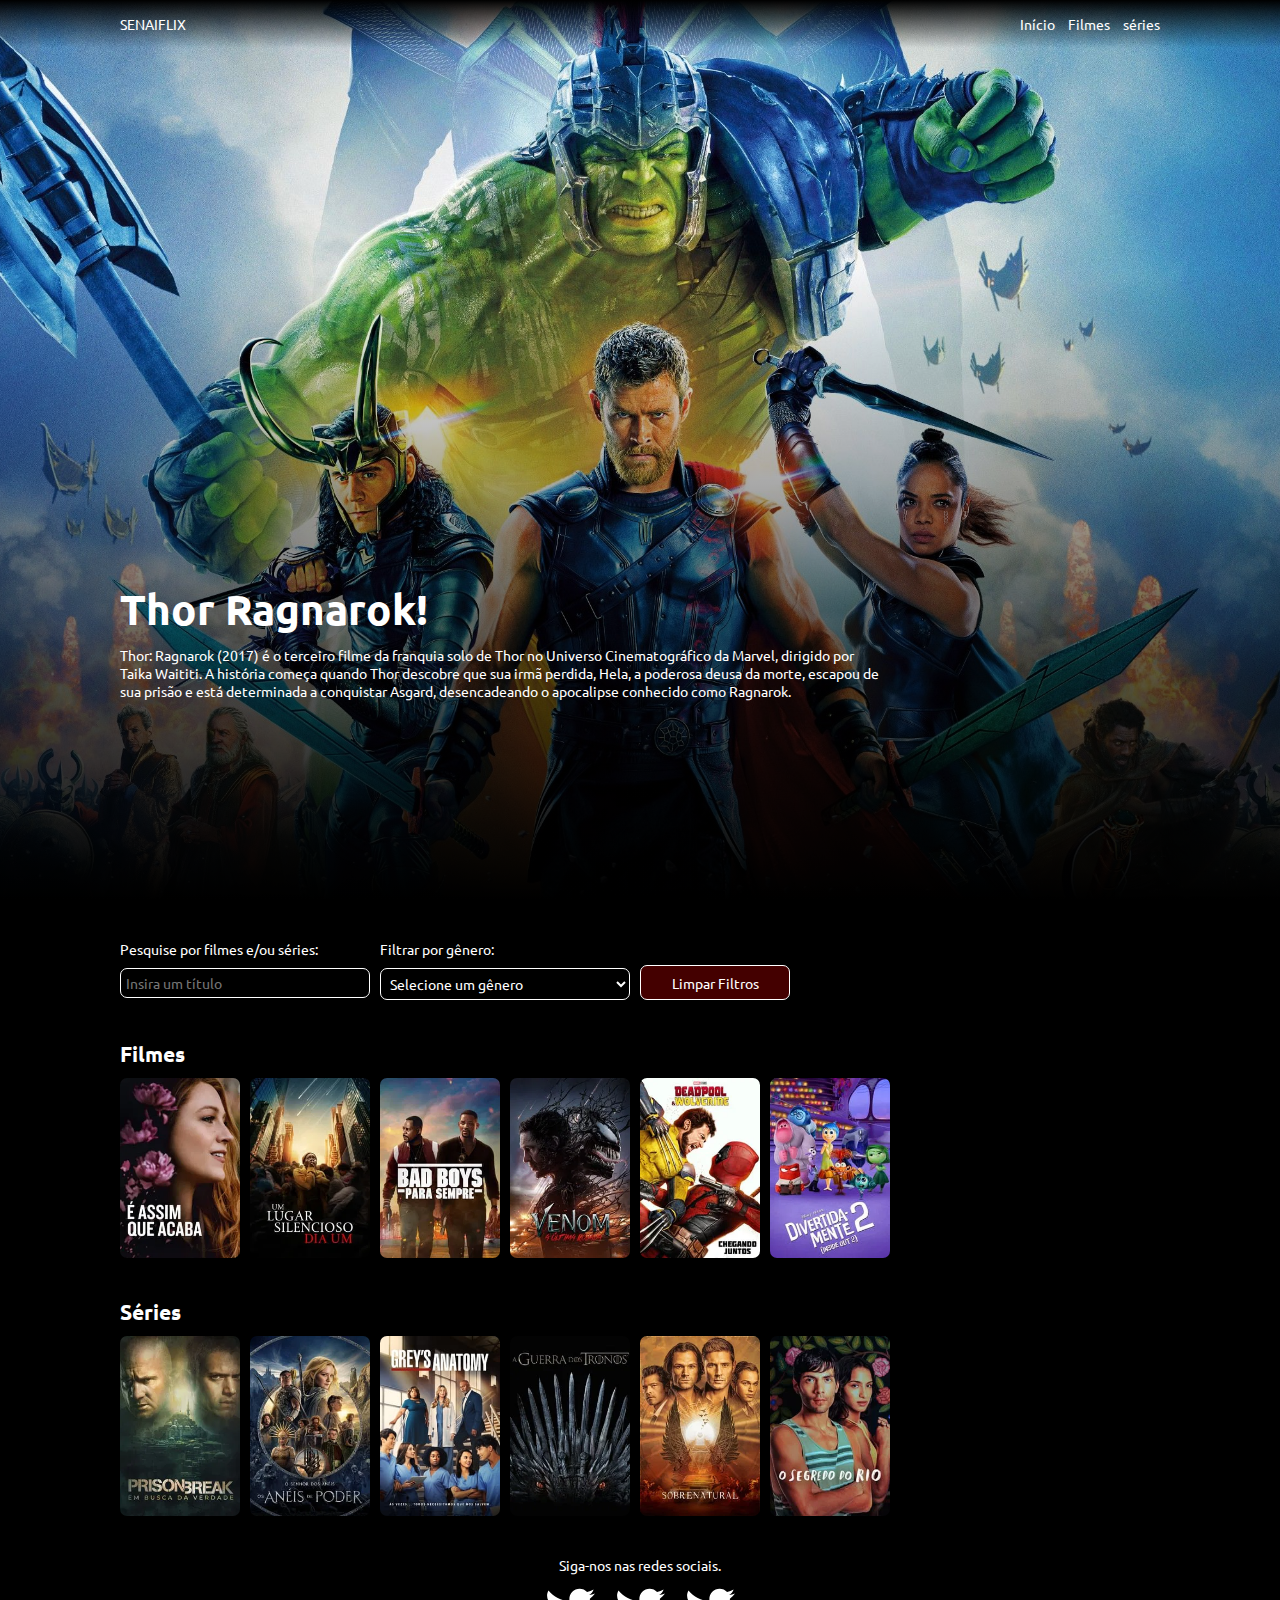
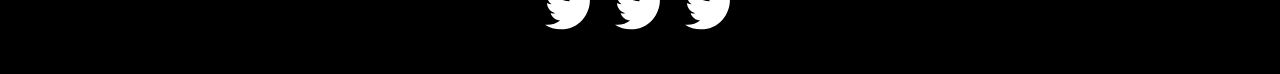
<file: index.html>
<!DOCTYPE html>
<html lang="pt-BR">
<head>
    <meta charset="UTF-8">
    <meta name="viewport" content="width=device-width, initial-scale=1.0">
    <title>SENAIFLIX</title>
</head>
<body>
    
    <script>

        window.location.href = "home/";

    </script>

</body>
</html>
</file>
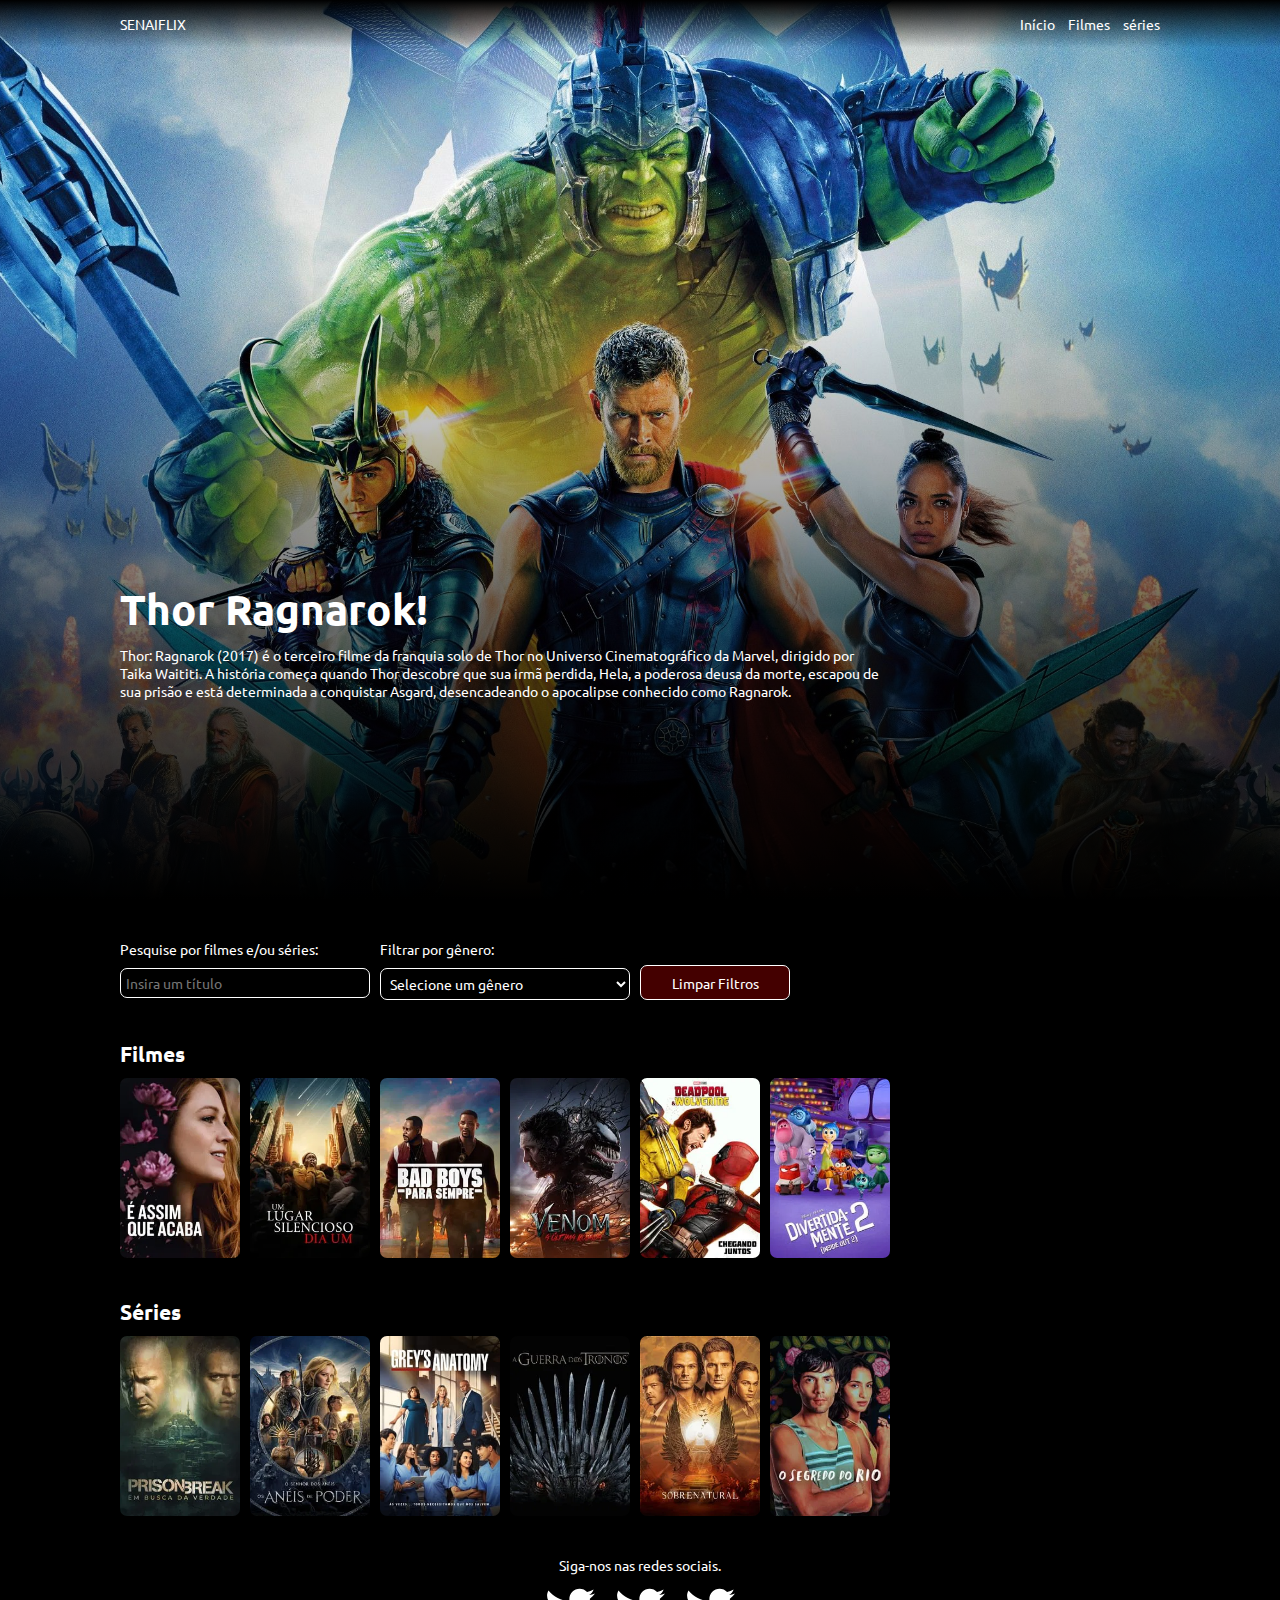
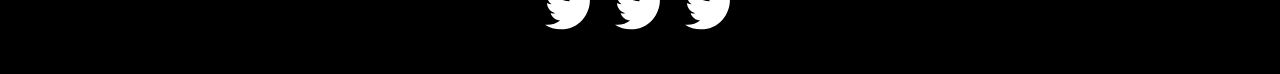
<file: home/index.html>
<!DOCTYPE html>
<html lang="pt-BR">
<head>
    
    <meta charset="UTF-8">
    <meta name="viewport" content="width=device-width, initial-scale=1.0">
    <title>SENAIFLIX - Filmes e Séries</title>
    <link rel="stylesheet" href="../assets/styles/global.css">
    <script src="script.js"></script>

</head>

<body>

    <header class="cabecalho">

        <div>
            
            <a class="logo" href="../home/">SENAIFLIX</a>

        </div>

        <nav>

            <a href="#" onclick="fecharCabecalhoMobile()">Início</a>
            <a href="#titulo-filmes" onclick="fecharCabecalhoMobile()">Filmes</a>
            <a href="#titulo-series" onclick="fecharCabecalhoMobile()">séries</a>

        </nav>
        
    </header>
    
    <header id="cabecalho-mobile">

        <button class="botao-de-fechar" onclick="fecharCabecalhoMobile()">

            <img src="../assets/imgs/xmark-solid.svg">

        </button>

        <nav>

            <a href="#" onclick="fecharCabecalhoMobile()">Início</a>
            <a href="#titulo-filmes" onclick="fecharCabecalhoMobile()">Filmes</a>
            <a href="#titulo-series" onclick="fecharCabecalhoMobile()">séries</a>

        </nav>

    </header>

    <button class="menu-de-hamburguer" onclick="abrirCabecalhoMobile()">

        <img src="../assets/imgs/bars-solid.svg" alt="Menu de hamburguer">

    </button>

    <main>

        <section class="banner">

            <div class="textos">

                <h1>Thor Ragnarok!</h1>        
                <p>Thor: Ragnarok (2017) é o terceiro filme da franquia solo de Thor no Universo Cinematográfico da Marvel, dirigido por Taika Waititi. A história começa quando Thor descobre que sua irmã perdida, Hela, a poderosa deusa da morte, escapou de sua prisão e está determinada a conquistar Asgard, desencadeando o apocalipse conhecido como Ragnarok.</p>

            </div>

            <div class="gradiente-de-baixo"></div>

        </section>

        <section class="filmes-series">

            <div class="inputs">

                <label>
                    Pesquise por filmes e/ou séries:
                    <input 
                        onkeyup="aoPesquisarPorTitulo(this.value)" placeholder="Insira um título"
                    ></input>
                </label>
                
                <label>
                    Filtrar por gênero:
                    <select name="genero" onchange="aoFiltrarPorGenero(this.value)">
                        <option selected value="">Selecione um gênero</option>
                        <option value="Drama">Drama</option>
                        <option value="Romance">Romance</option>
                        <option value="Terror">Terror</option>
                        <option value="Ficção científica">Ficção científica</option>
                        <option value="Thriller">Thriller</option>
                        <option value="Ação">Ação</option>
                        <option value="Comédia">Comédia</option>
                        <option value="Animação">Animação</option>
                        <option value="Aventura">Aventura</option>
                        <option value="Crime">Crime</option>
                        <option value="Fantasia">Fantasia</option>
                        <option value="Mistério">Mistério</option>
                        <option value="Sci-Fi & Fantasy">Sci-Fi & Fantasy</option>
                    </select>
                </label>

                <button onclick ="limparFiltros()" class="but">Limpar Filtros</button>

            </div>

            <h2 id="titulo-filmes">Filmes</h2>

            <div id="filmes-card-container" class="card-container">

                <a href="../detalhes-do-filme/" class="card"></a>
                <a href="../detalhes-do-filme/" class="card"></a>                
                <a href="../detalhes-do-filme/" class="card"></a>
                <a href="../detalhes-do-filme/" class="card"></a>
                <a href="../detalhes-do-filme/" class="card"></a>
                <a href="../detalhes-do-filme/" class="card"></a>

            </div>
            
        </section>

        <section class="filmes-series">

            <h2 id="titulo-series">Séries</h2>

            <div id="series-card-container" class="card-container">

                <a href="../detalhes-do-filme/" class="card"></a>
                <a href="../detalhes-do-filme/" class="card"></a>
                <a href="../detalhes-do-filme/" class="card"></a>
                <a href="../detalhes-do-filme/" class="card"></a>
                <a href="../detalhes-do-filme/" class="card"></a>
                <a href="../detalhes-do-filme/" class="card"></a>

            </div>
            
        </section>

    </main>

    <footer>

        <script>

            carregarFilmes();
            carregarSeries();

        </script>

        <p>Siga-nos nas redes sociais.</p>

        <div class="icons-container">

            <img src="../assets/imgs/twitter-brands-solid.svg" alt="ícone do facebook.">

            <img src="../assets/imgs/twitter-brands-solid.svg" alt="ícone do instagram.">

            <img src="../assets/imgs/twitter-brands-solid.svg" alt="ícone do twitter.">
        
        </div>

    </footer>

</body>
</html>
</file>
<file: assets/styles/global.css>
@import url('https://fonts.googleapis.com/css2?family=Ubuntu:ital,wght@0,300;0,400;0,500;0,700;1,300;1,400;1,500;1,700&display=swap');
/* Importa a fonte "Ubuntu" do Google Fonts, incluindo várias variações de peso e itálico. */

html{

    scroll-behavior: smooth;


}

* {

    margin: 0px; /* Remove a margem padrão de todos os elementos */
    padding: 0px; /* Remove o preenchimento (padding) padrão de todos os elementos */
    box-sizing: border-box; /* Ajusta o box model para incluir padding e bordas no cálculo de largura e altura */
    font-size: 14px; /* Define o tamanho da fonte como 14px */
    font-family: "Ubuntu"; /* Define a fonte "Ubuntu" como a fonte principal */
    outline: none;
    
}

.menu-de-hamburguer {


    display: none;

}

/* @media screen and (max-width: 600px) {
    * {
      font-size: 8px !important; /* Ajusta o tamanho da fonte para 8px em telas pequenas (máximo de 600px)
    }
} */

body {
    background-color: black;
}

.cabecalho {
    position: absolute; /* Posiciona o .cabecalho de forma absoluta, sobrepondo outros elementos */
    width: 100%; /* Define a largura do .cabecalho como 100% da tela */
    background: rgb(0,0,0); /* Define a cor de fundo como preta */
    background: -moz-linear-gradient(180deg, rgba(0,0,0,1) 0%, rgba(255,255,255,0) 100%); /* Gradiente linear para navegadores antigos (Mozilla) */
    background: -webkit-linear-gradient(180deg, rgba(0,0,0,1) 0%, rgba(255,255,255,0) 100%); /* Gradiente linear para navegadores antigos (Webkit) */
    background: linear-gradient(180deg, rgba(0,0,0,1) 0%, rgba(255,255,255,0) 100%); /* Gradiente linear padrão (do preto para transparente) */
    filter: progid:DXImageTransform.Microsoft.gradient(startColorstr="#000000",endColorstr="#ffffff",GradientType=1); /* Gradiente para navegadores antigos (IE) */
    padding: 15px; /* Adiciona 15px de padding (espaçamento interno) */
    padding-left: 120px; 
    padding-right: 120px; 
    display: flex; /* Define o layout como flexbox */
    justify-content: space-between; /* Distribui o conteúdo de forma que haja espaço entre os itens no .cabecalho */
    z-index: 1;
}

.cabecalho .logo {
    color: white; /* Define a cor do texto dentro de <span> no .cabecalho como branca */
    text-decoration: none;
}

.cabecalho nav a {
    color: white; /* Define a cor dos links dentro do <nav> no .cabecalho como branca */
    text-decoration: none; /* Remove o sublinhado dos links */
    margin-left: 10px; /* Adiciona uma margem de 10px à esquerda de cada link */
}

#cabecalho-mobile {
    display: none;
}

.banner {
    background-image: url("../imgs/bg.jpg"); /* Define a imagem de fundo do banner */
    background-size: cover; /* Faz com que a imagem cubra toda a área disponível */
    background-position: center; /* Centraliza a imagem de fundo */
    width: 100%; /* Define a largura do banner como 100% da largura da janela de visualização */
    height: 100vh; /* Define a altura do banner como 100% da altura da janela de visualização */
    display: flex; /* Usa flexbox para o layout */
    align-items: flex-end; /* Alinha os itens dentro do banner na parte inferior */
    padding-left: 120px; /* Adiciona 120px de padding à esquerda */
    padding-right: 120px; /* Adiciona 120px de padding à esquerda */
    padding-bottom: 200px; /* Adiciona 200px de padding na parte inferior */
    position: relative;
}

.banner h1 {
    color: white; /* Define a cor do texto do <h1> dentro do banner como branca */
    font-size: 3em; /* Define o tamanho da fonte como 3 vezes o tamanho padrão */
    margin-bottom: 10px;
}

.banner p {
    color: white; /* Define a cor do texto do <p> dentro do banner como branca */
    width: 60vw; /* Define a largura do parágrafo como 60% da largura da janela de visualização */
}

.banner .textos {

    z-index: 1;

}

.gradiente-de-baixo {

    height: 70vh;
    width: 100%;

    background-color: black;

    position: absolute;
    left: 0px;
    bottom: 0px;

    background: rgb(0,0,0);
    background: -moz-linear-gradient(0deg, rgba(0,0,0,1) 0%, rgba(0,0,0,0) 100%);
    background: -webkit-linear-gradient(0deg, rgba(0,0,0,1) 0%, rgba(0,0,0,0) 100%);
    background: linear-gradient(0deg, rgba(0,0,0,1) 0%, rgba(0,0,0,0) 100%);
    filter: progid:DXImageTransform.Microsoft.gradient(startColorstr="#000000",endColorstr="#000000",GradientType=1); 

}

.filmes-series {

    width: 100%;
    height: auto;
    background-color: black;
    min-height: 200px; /* Altura mínima */

    padding-top: 40px;
    padding-left: 120px;
    padding-right: 120px;

}

.filmes-series .inputs {

    display: flex;
    margin-bottom: 40px;

}

.filmes-series .inputs label {

    color: white;
    display: flex;
    flex-direction: column;
    align-items: flex-start;
    margin-right: 10px;

}

.filmes-series .inputs label input, 
.filmes-series .inputs label select {

    width: 250px;

    margin-top: 10px;
    background-color: black;
    border-radius: 7px;
    border: 1px solid white;
    padding: 5px;
    color: white;

}

.filmes-series h2 {

    color: white;
    font-size: 1.5em;

}

.filmes-series .card-container {

    width: 100%;
    height: auto;
    margin-top: 10px;

    display: flex;

}

.filmes-series .card {

    height: 180px;
    width: 120px;
    
    background-image: url("../imgs/spider-man_sem_volta_para_casa.jpg");
    background-size: cover;
    background-position: center;
    margin-right: 10px;
    border-radius: 7px;
    

    animation-name: mostracartao;
    animation-duration: .5s;
}

@keyframes mostracartao  {
    
    0% {

        transform: translateY(25px);
        opacity: 0;

    }

    100% {

        transform: translateY(0px);
        opacity: 1;


    }

}

footer {
    padding-top: 40px;
    padding-bottom: 40px;
    width: 100%;
    height: auto;
    background-color: black;
    display: flex;
    flex-direction: column;
    align-items: center;
}

footer p {
    color: white;
    margin-bottom: 10px;
}

footer .icons-container {
    display: flex;
}

footer .icons-container img {
    height: 50px;
    margin-right: 10px;
    margin-left: 10px;
}

/* TELA DE DETALHES - INÍCIO */
.detalhes_filme_container {

    padding-top: 100px;
    background-color: black;
    padding-left: 120px;
    padding-right: 120px;

}

/* SESSÃO VIDEO */
#video_trailer {
    width: 100%;
    height: 100vh;
    background-color: black;
}

/* SESSÃO MAIN */
main {
    min-height: 100vh;
}

/* SESSÃO INFORMAÇÕES */
.section_informacoes {
    width: 100%;
    display: flex;
    align-items: flex-start;
    gap: 100px;
    color: white;
}

.section_informacoes>img {
    height: 504px;
    border-radius: 7px;
    transition: 1s ease-in-out;
}

.section_informacoes>img:hover {
    scale: 1.05;
}

.section_informacoes>div {
    flex: 1;
    width: 100%;
    height: 100%;
    display: flex;
    flex-direction: column;
    gap: 25px;
}

.section_informacoes>div>h2 {
    font-size: 36px;
    font-weight: bold;
}

/* GÊNERO */
.section_informacoes>div>div {
    display: flex;
    align-items: center;
    gap: 14px;
    font-size: 16px;
    font-weight: 400;
}

.section_informacoes>div>p {
    font-size: 24px;
    font-weight: 400;
}

.section_informacoes .classificacao {

    height: 50px;

}

/* EXEMPLOS usando o nth-child */

/* DURAÇÃO DO FILME/SÉRIE */
.V>div>p:nth-child(3)>span {
    font-weight: 500;
}

/* AVALIAÇÃO */
.section_informacoes>div>div:nth-child(5)>div {
    font-size: 16px;
    display: flex;
    align-items: center;
    gap: 4px;
}

/* SESSÃO ELENCO */
.section_elenco {
    width: 100%;
    display: flex;
    flex-direction: column;
    gap: 38px;
    color: white;
    margin-top: 100px;
}

.section_elenco>h3 {
    font-size: 24px;
    font-weight: 500;
}

.section_elenco>div {
    display: flex;
    align-items: flex-start;
    justify-content: space-between;
    flex-wrap: wrap;
    gap: 38px;
}

.card_elenco {
    display: flex;
    flex-direction: column;
    align-items: center;
    gap: 4px;
}

.card_elenco>img {
    height: 200px;
    border-radius: 7px;
}

.card_elenco>span {
    font-size: 24px;
    font-weight: 400;
    width: 118px;
    text-align: center;
}

/* Media Query */
@media (max-width: 768px) {
    /* Quando a tela tiver 768px ou menor, estas regras CSS serão ativadas */
    .banner {
        padding-left: 15px;
        padding-right: 15px;
        padding-bottom: 35px;
    }
    .banner p {
        font-size: 20px;
        width: 100%;
        text-align: justify;
    }
    .gradiente-de-baixo {
        height: 90vh;
    }
    .filmes-series {
        padding-left: 15px;
        padding-right: 15px;
    }

    /* Forma 1 */
    /* .filmes-series .inputs {
        flex-direction: column;
    } */

    /* Forma 2 */
    .filmes-series .inputs {
        flex-wrap: wrap;
    }

    .filmes-series .inputs label {

        margin-bottom: 10px;

    }

    .filmes-series .card-container {

        flex-wrap: wrap;
        justify-content: space-between;

    }

    .filmes-series .card-container .card {

        flex-basis: calc(50% - 5px); /* Define o tamanho mínimo do card, width também funcionaria */
        /* Utilizei calc(50% - 5px) para descontar o margin-right: 10px que o .card tem, e como temos 2 cards por linha, dando removendo 5px de cada faz com que o elemento caiba perfeitamente */

        height: 230px;
        margin-bottom: 10px;

    }

    .filmes-series .card-container .card:nth-child(even) {

        margin-right: 0px !important;

    }

    /* CABECALHO - MOBILE */
    .cabecalho {
        display: none;
    }

    #cabecalho-mobile {

        position: fixed;

        height: 100vh;
        width: 100%;
        background-color: black;

        z-index: 2;

    }

    #cabecalho-mobile nav {

        display: flex;
        flex-direction: column;
        padding-top: 20vh;
        padding-left: 15px;

    }

    #cabecalho-mobile nav a {

        color: white;
        font-size: 4em;
        margin-bottom: 40px;

    }

    .botao-de-fechar {

        width: 50px;
        height: 50px;

        background-color: transparent;
        border: none;

        position: absolute; /* Deixa o elemento flutuando na tela */
        top: 10px;
        right: 10px;

    }

    .botao-de-fechar img {

        width: 50px;
        height: 50px;

    }

    .menu-de-hamburguer {

        display: flex;
        width: 50px;
        height: 50px;

        background-color: transparent;
        border: none;

        position: absolute; /* Deixa o elemento flutuando na tela */
        top: 10px;
        right: 10px;
        
        z-index: 1;

    }


}

.but {

    width: 150px;

    margin-top: 25px;
    background-color: rgb(68, 0, 0);
    border-radius: 7px;
    border: 1px solid white;
    padding: 5px;
    color: white;



}
</file>
